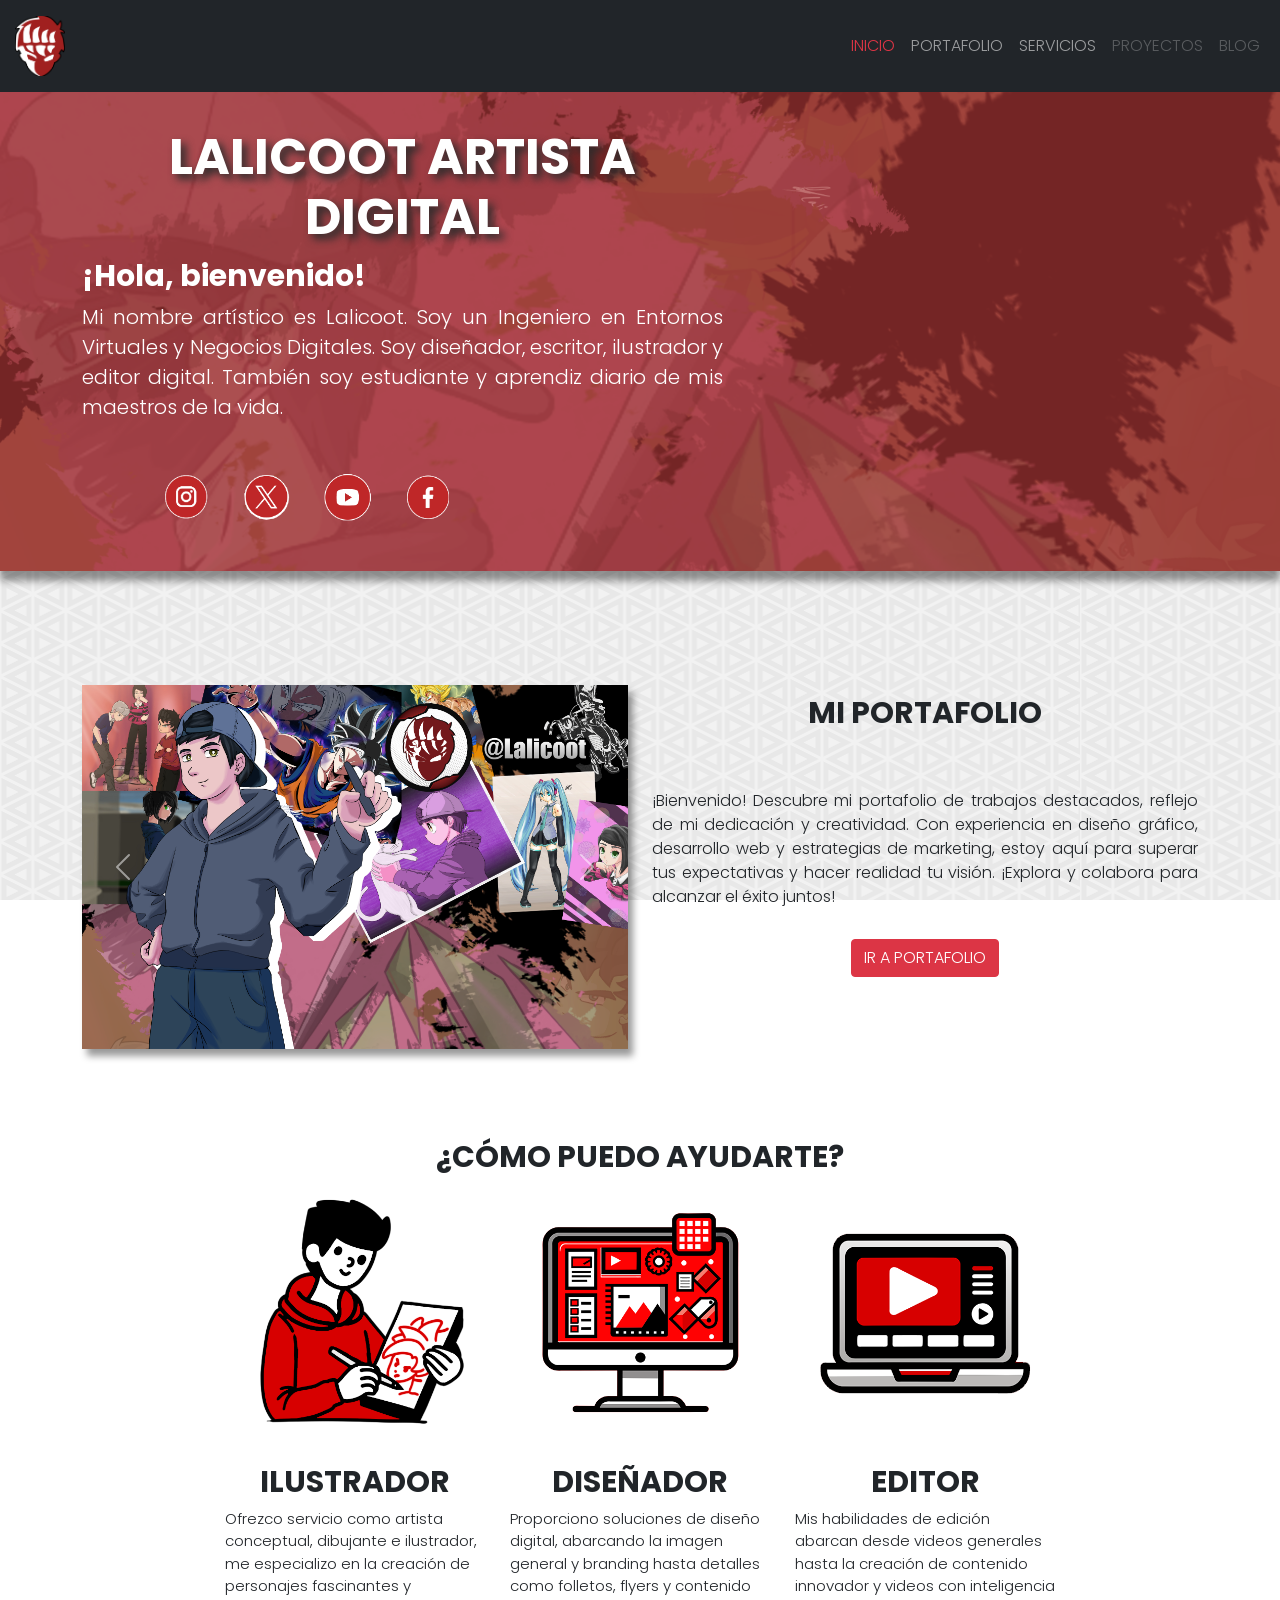
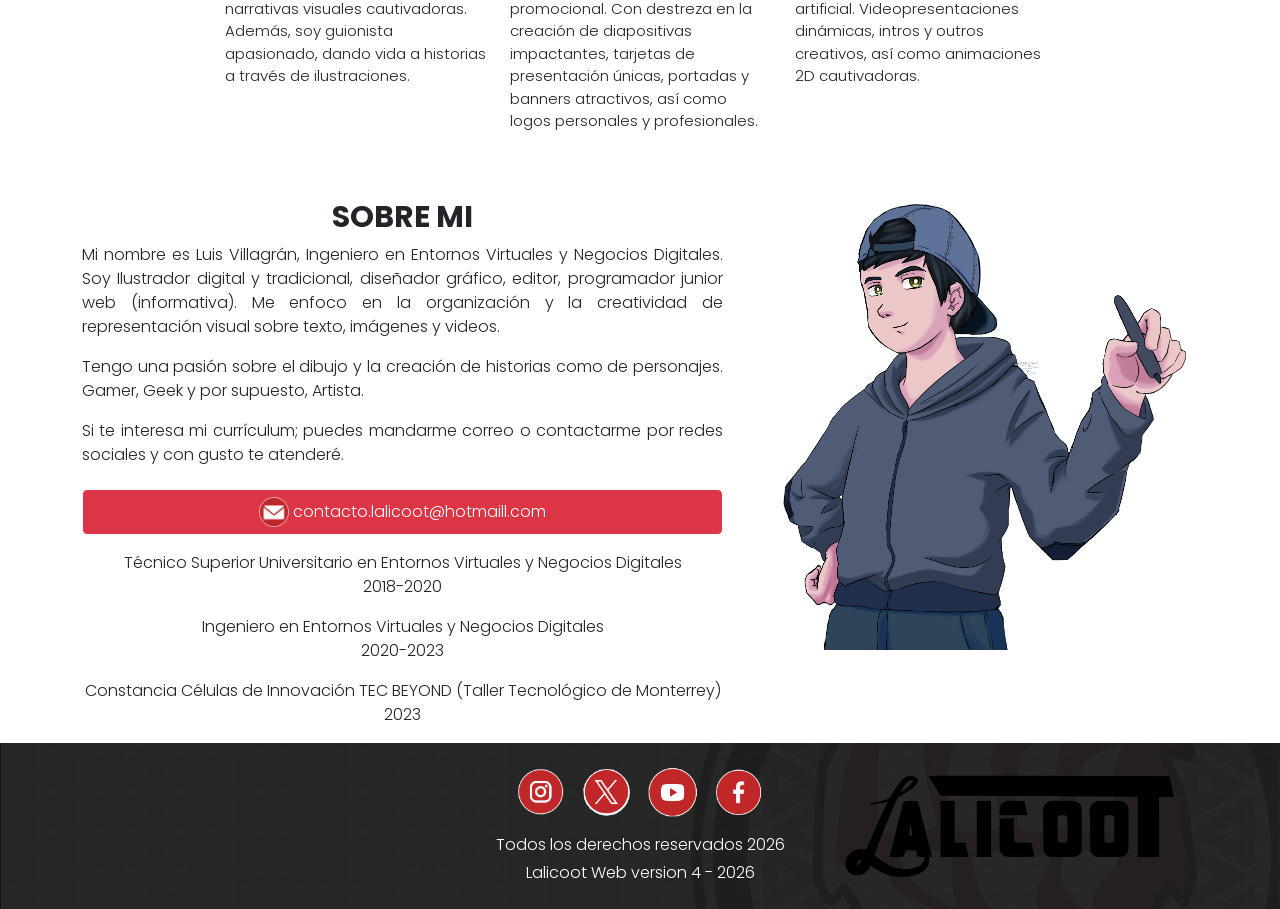
<file: index.html>
<!DOCTYPE html>
<html lang="es">
<head>
  <meta charset="UTF-8">
  <title>Lalicoot - Ilustrador Diseñador Editor Digital</title>
  <meta name="viewport" content="width=device-width, initial-scale=1.0">
  <meta name="title" content="Lalicoot">
  <meta name="description" content="Artista Digital Lalicoot">
  <meta name="googlebot" content="dibujo, ilustracion, comic, comisiones, editor, ilustrador, dibujante, editor, diseñador">
  <meta http-equiv="Content-Type" content="Content-Type; charset=text/html; charset=utf-8">

  <meta property="og:site_name" content="Artista Lalicoot">
  <meta property="og:url" content="https://Lalicoot.art">
  <meta property="og:title" content="Lalicoot - Artista Digital">
  <meta property="og:locale" content="es_MX">
  <!------------------LINK CSS---------------------------->
  <link href="../css/main.css" rel="stylesheet">
  <link href="../css/inicio.css" rel="stylesheet">
  <!-------------------JAVASCRIPT------------------------->
  <script src="../JavaScript/main.js"></script>
  <link rel="icon" href="../img/logos/logo.png" type="../image/icon-x">

</head>
  <header>   
      <div class="sticky" id="navbar"></div>
    </header>
  <!-------------Cuerpo completo de la página--------------->
  <body id ="root" class="body-color tipo-poppinslight"  >
    

      <!-------------------Contenido web-------------------->   
      <div>
        <div id="inicio"></div>
      </div>
      <!---------------------------------------------------->

      <!----------------Pie de pagina----------------------->
      <footer>
        <div id="footer"></div>
      </footer>
  </body>

  <script src="../config/bootstrap-5/js/bootstrap.bundle.min.js"></script>
</html>
</file>
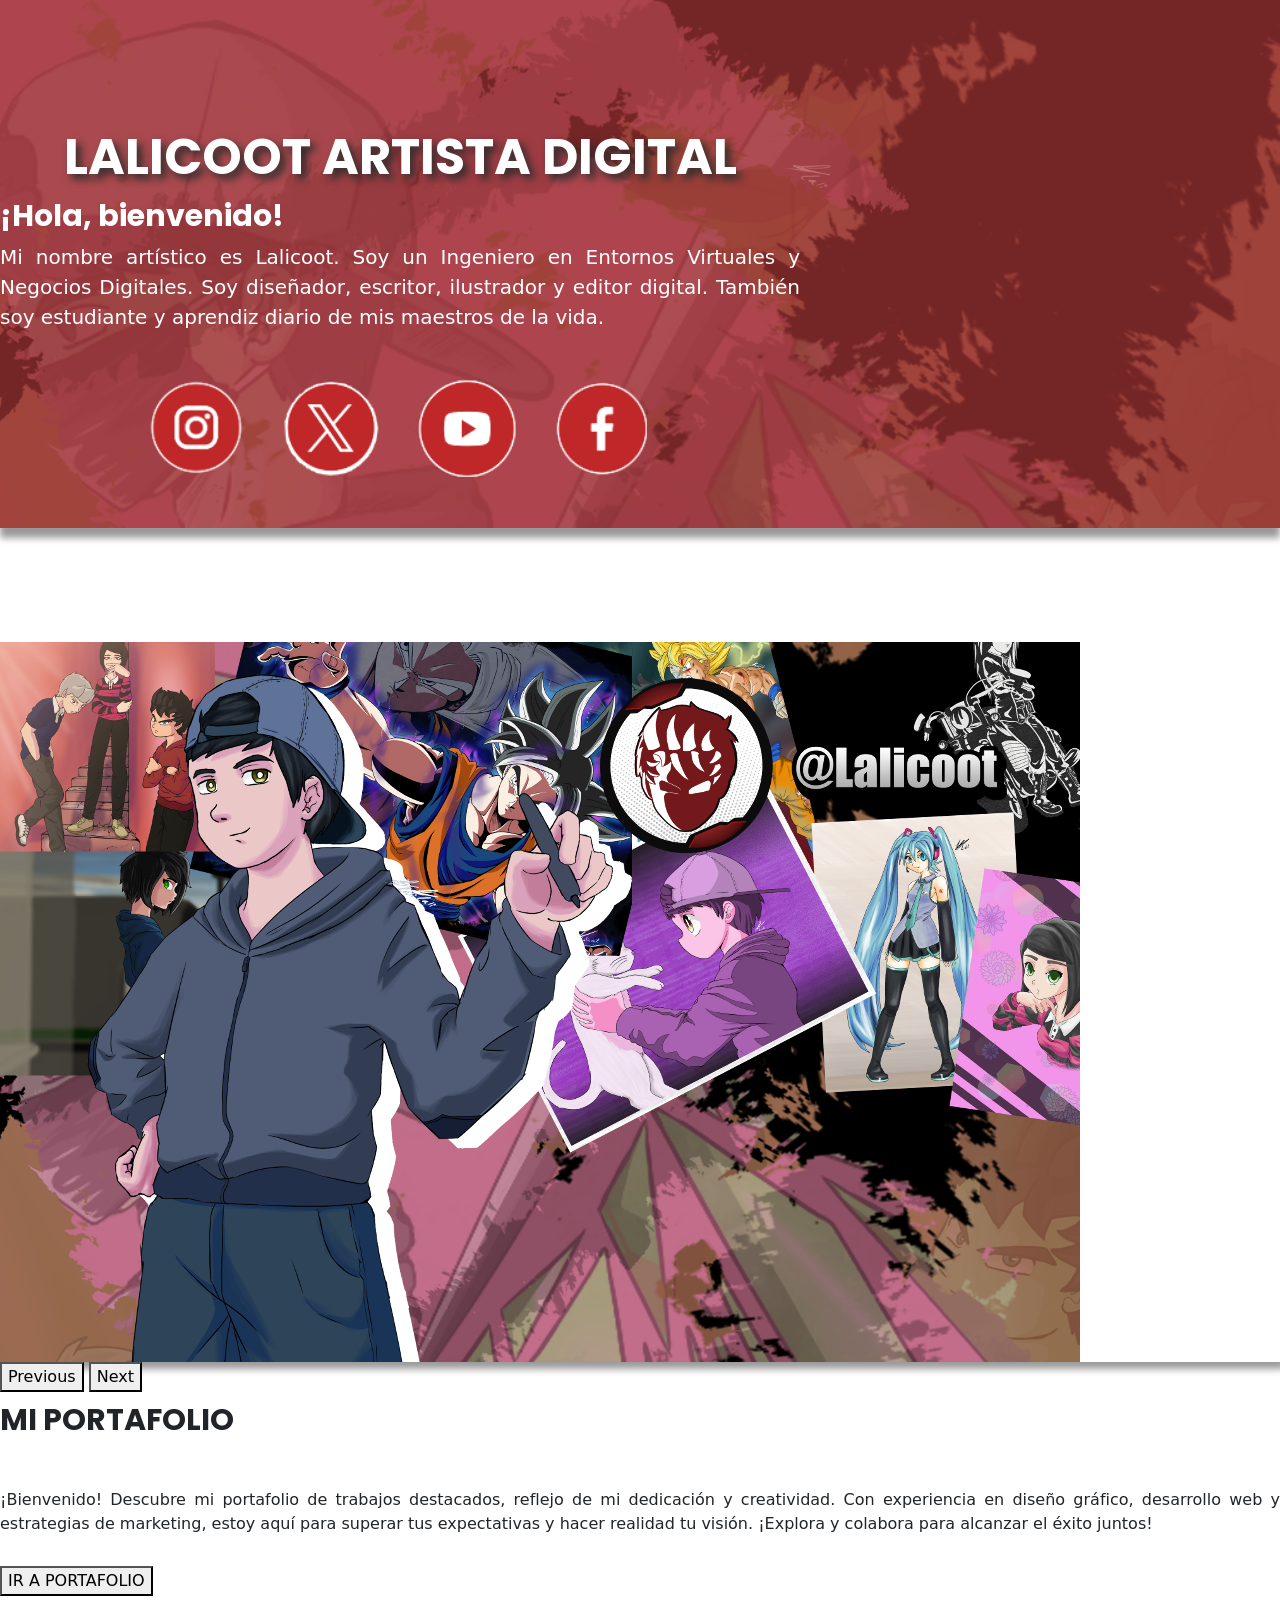
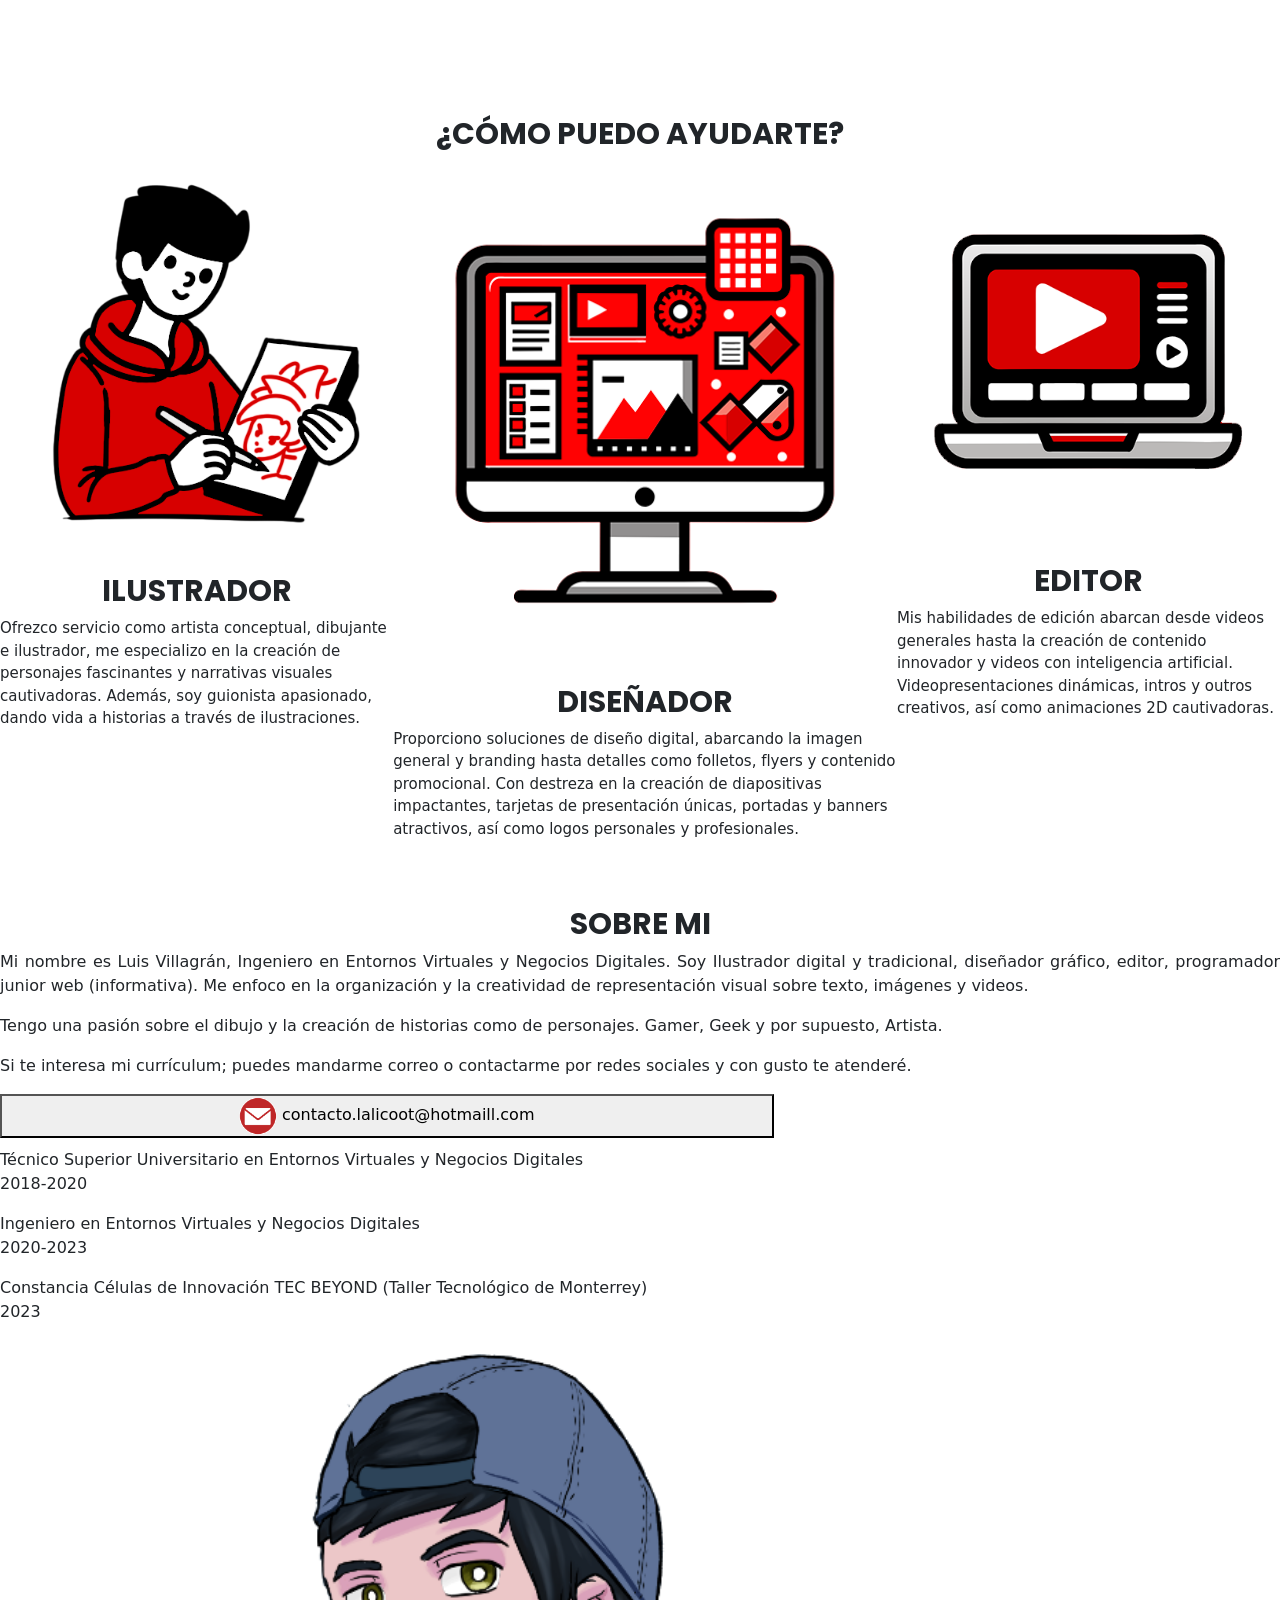
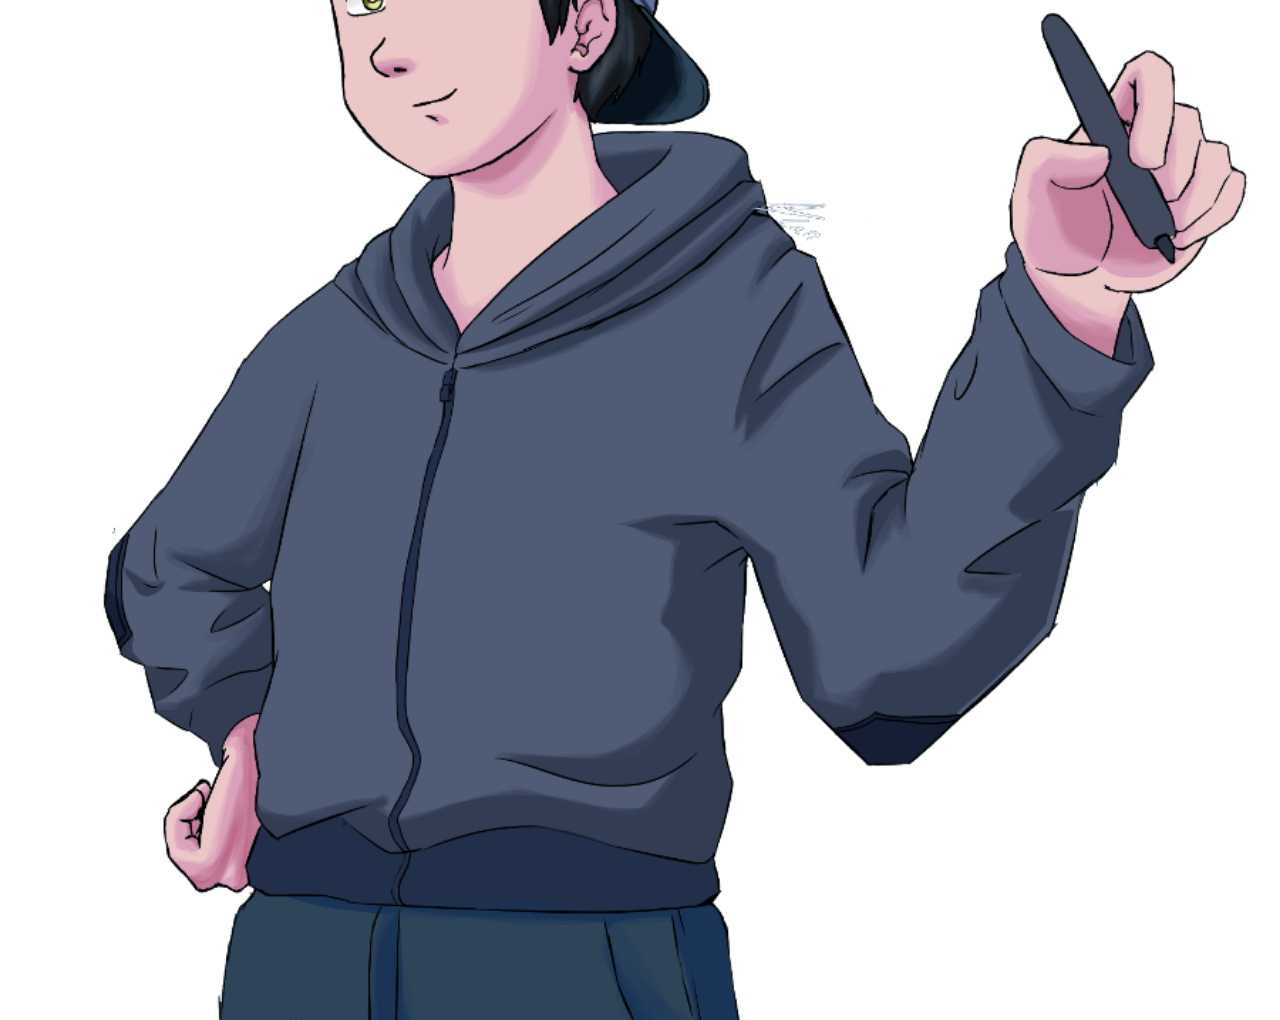
<file: pages/inicio.html>
<!DOCTYPE html>
<html lang="es">
<head>
    <meta charset="UTF-8">
    <meta name="viewport" content="width=device-width, initial-scale=1.0">
    <title>Lalicoot Inicio</title>
    <meta name="title" content="Bienvenido - Lalicoot Artista Digital">
    <meta name="description" content="Artista Lalicoot">

    <!-- CSS Links -->
    <link href="../css/main.css" rel="stylesheet">
    <link href="../css/inicio.css" rel="stylesheet">
    <link href="../config/bootstrap-5/css/bootstrap-reboot.min.css" rel="stylesheet">

    <!-- JavaScript Links -->
    <script src="../config/bootstrap-5/js/bootstrap.min.js" defer></script>
    <script src="../JavaScript/main.js" defer></script>
</head>

<body>
    <!-- Portada -->
    <div class="hero-cover">
        <div class="container">
            <div class="row">
                <div class="hero-info-cover col-md-7 col-sm-12">
                    <h1 class="text-center slide-in-left">LALICOOT ARTISTA DIGITAL</h1>
                    <h3 class="fade-in">¡Hola, bienvenido!</h3>
                    <p class="fade-in">
                        Mi nombre artístico es Lalicoot. Soy un Ingeniero en Entornos Virtuales y Negocios Digitales.
                        Soy diseñador, escritor, ilustrador y editor digital. También soy estudiante y aprendiz diario de mis maestros de la vida.
                    </p>
                </div>
            </div>

            <div class="row">
                <div class="col-md-5 col-ms-12 hero-socialmedias slide-in-left">
                    <a href="https://instagram.com/lalicoot" target="_blank"><img type="button" src="../img/iconos/Socialmedia/icon-instagram.png" alt="Instagram"></a>
                    <a href="https://twitter.com/Lalicoot" target="_blank"><img type="button" src="../img/iconos/Socialmedia/icon-x.png" alt="Twitter"></a>
                    <a href="https://www.youtube.com/@lalicoot" target="_blank"><img type="button" src="../img/iconos/Socialmedia/icon-youtube.png" alt="YouTube"></a>
                    <a href="https://www.facebook.com/Lalicoot/" target="_blank"><img type="button" src="../img/iconos/Socialmedia/icon-facebook.png" alt="Facebook"></a>
                </div>
            </div>
        </div>
    </div>
    <br>

    <!-- Portafolio -->
    <div class="hero-portafolio">
        <div class="container hero hero-border">
            <div class="row">
                <div class="col-md-6">
                    <div id="carouselPortafolioControls" class="carousel slide" data-bs-ride="carousel">
                        <div class="carousel-inner hero-portafolio-carrusel">
                            <!-- Carousel Items -->
                            <div class="carousel-item active">
                                <img src="../img/general/ImgHero-Portafolio/ImgHero-Portafolio1.png" class="d-block w-100" alt="...">
                            </div>
                            <!-- Add other carousel items here -->
                        </div>
                        <!-- Carousel Controls -->
                        <button class="carousel-control-prev" type="button" data-bs-target="#carouselPortafolioControls" data-bs-slide="prev">
                            <span class="carousel-control-prev-icon" aria-hidden="true"></span>
                            <span class="visually-hidden">Previous</span>
                        </button>
                        <button class="carousel-control-next" type="button" data-bs-target="#carouselPortafolioControls" data-bs-slide="next">
                            <span class="carousel-control-next-icon" aria-hidden="true"></span>
                            <span class="visually-hidden">Next</span>
                        </button>
                    </div>
                </div>

                <div class="col-md-6" style="margin-top: 10px; margin-bottom: 30px;">
                    <div class="row">
                        <h2 class="text-center">MI PORTAFOLIO</h2>
                        <p style="margin-top: 50px; margin-bottom: 30px;">
                            ¡Bienvenido! Descubre mi portafolio de trabajos destacados,
                            reflejo de mi dedicación y creatividad. Con experiencia en
                            diseño gráfico, desarrollo web y estrategias de marketing,
                            estoy aquí para superar tus expectativas y hacer realidad tu visión.
                            ¡Explora y colabora para alcanzar el éxito juntos!
                        </p>
                    </div>
                    <div class="row">
                        <a class="text-center"><button href="../pages/portafolio/portafolio.html" type="button" class="btn btn-danger">IR A PORTAFOLIO</button></a>
                    </div>
                </div>
            </div>
        </div>
    </div>

    <!-- Trabajo -->
    <div class="hero-work">
        <div class="container">
            <h2>¿CÓMO PUEDO AYUDARTE?</h2>
            <div class="row hero-work-cartas">
                <div class="col-md-3 col-sm-12 carta">
                    <img class="img-hero-work" src="../img/iconos/iconIlustrador.png" alt="Ilustrador">
                    <h2>ILUSTRADOR</h2>
                    <p>
                        Ofrezco servicio como artista conceptual, dibujante e ilustrador,
                        me especializo en la creación de personajes fascinantes y narrativas
                        visuales cautivadoras. Además, soy guionista apasionado, dando vida
                        a historias a través de ilustraciones.
                    </p>
                </div>

                <div class="col-md-3 col-sm-12 carta">
                    <img class="img-hero-work" src="../img/iconos/iconDiseñador.png" alt="Diseñador">
                    <h2>DISEÑADOR</h2>
                    <p>
                        Proporciono soluciones de diseño digital, abarcando la imagen general y
                        branding hasta detalles como folletos, flyers y contenido promocional. Con
                        destreza en la creación de diapositivas impactantes, tarjetas de
                        presentación únicas, portadas y banners atractivos, así como logos
                        personales y profesionales.
                    </p>
                </div>

                <div class="col-md-3 col-sm-12 carta">
                    <img class="img-hero-work" src="../img/iconos/iconEditor.png" alt="Editor">
                    <h2>EDITOR</h2>
                    <p>
                        Mis habilidades de edición abarcan desde videos generales hasta la creación
                        de contenido innovador y videos con inteligencia artificial. Videopresentaciones
                        dinámicas, intros y outros creativos, así como animaciones 2D cautivadoras.
                    </p>
                </div>
            </div>
        </div>
    </div>

    <!-- Sobre Mi -->
    <div class="hero-about">
        <div class="container">
            <div class="row">
                <div class="col-md-7 col-sm-12">
                    <h2>SOBRE MI</h2>
                    <p>
                        Mi nombre es Luis Villagrán, Ingeniero en Entornos Virtuales
                        y Negocios Digitales. Soy Ilustrador digital y tradicional, diseñador gráfico,
                        editor, programador junior web (informativa). Me enfoco en la organización
                        y la creatividad de representación visual sobre texto, imágenes y videos.
                    </p>
                    <p>
                        Tengo una pasión sobre el dibujo y la creación de historias como de personajes.
                        Gamer, Geek y por supuesto, Artista.
                    </p>
                    <p>
                        Si te interesa mi currículum; puedes mandarme correo o contactarme por
                        redes sociales y con gusto te atenderé.
                    </p>
                    <div class="row">
                        <a href="mailto:contacto.lalicoot@gmail.com" class="btn btn--contacto">
                            <button type="button" class="btn btn-danger">
                                <img style="width: 5%;" src="../img/iconos/Socialmedia/icon-correo.png" alt="Correo"> contacto.lalicoot@hotmaill.com
                            </button>
                        </a>
                    </div>

                    <div class="row">
                        <div class="hero-about-logros">
                            <p class="text-center">
                                Técnico Superior Universitario en Entornos Virtuales y Negocios Digitales<br>2018-2020
                            </p>
                            <p class="text-center">
                                Ingeniero en Entornos Virtuales y Negocios Digitales<br>2020-2023
                            </p>
                            <p class="text-center">
                                Constancia Células de Innovación TEC BEYOND (Taller Tecnológico de Monterrey)<br>2023
                            </p>
                        </div>
                    </div>
                </div>

                <div class="col-md-5 col-sm-12">
                    <img class="img-hero-about" src="../img/general/LaliHero-Sobremi.png" alt="Sobre mi">
                </div>
            </div>
        </div>
    </div>
</body>
</html>
</file>
<file: css/main.css>
/*-----STYLE BASIC PAGE-------*/

/* Fondo Color*/
.body-color{
  width: 100%;
  background-image: url(/img/general/background-white.png);
  background-attachment: fixed;
  background-size: fixed;
}


/*---------TIPOGRAFIAS----------*/
/* Tipografía Poppins */
@font-face {
  font-family: 'tipoPoppinslight';
  src: url('/config/tipografias/Poppins/Poppins-Light.ttf') format('woff');
}

@font-face {
  font-family: 'tipoPoppinsitalic';
  src: url('/config/tipografias/Poppins/Poppins-Italic.ttf') format('woff');
}

@font-face {
  font-family: 'tipoPoppinsbold';
  src: url('/config/tipografias/Poppins/Poppins-Bold.ttf') format('woff');
}

.tipo-poppinslight {
  font-family: 'tipoPoppinslight', sans-serif;
}
.tipo-poppinsitalic {
  font-family: 'tipoPoppinsitalic', sans-serif;
}
.tipo-poppins {
  font-family: 'tipoPoppinsbold', sans-serif;
}

/* Tipografía Teneorite */

@font-face {
  font-family: 'tipoTeneorite';
  src: url('config/tipografias/teneorite/teneorite.ttf') format('woff');
}

.tipo-teneorite {
  font-family: 'tipoTeneorite', sans-serif;
}



/*----------STYLE NAV----------*/

.sticky {
  position: fixed;
  top: 0;
  width: 100%;
  z-index: 90;
}

.style-navbar {
  z-index: 90;
}

.img-logovar {
  width: 50px;
  height: 60px;
  object-fit: cover;
  margin: 3px;
}

/* Realce del enlace activo y al pasar el cursor */
.style-navbar .nav-link {
  transition: color 0.2s ease;
  position: relative;
}
.style-navbar .nav-link:hover:not(.disabled),
.style-navbar .nav-link.active {
  color: var(--bs-danger) !important;
}

/*-------STYLE FOOTER--------*/
.img-footer{
  background-image: url('/img/general/BannerLalicoot.png');
  background-color: #292929;
  background-blend-mode: multiply;
  display: flex;
  background-size: cover;
  image-orientation: from-image;
  background-position: center;
  background-repeat: no-repeat;
  
}

.footer{
  padding: 20px;
  text-align: center;
}

.footer-social__icon {
  width: 50px;
  height: auto;
  transition: transform 0.2s ease, opacity 0.2s ease;
}

.footer-social__icon:hover,
.footer-social a:focus-visible .footer-social__icon {
  transform: translateY(-3px) scale(1.08);
  opacity: 0.85;
}

/*------DISEÑO CARTA--------*/
.carta-bootstrap{
  margin: 30px;
  overflow: hidden;
  cursor: default;
  transition: all 400ms ease;
  border-radius: 15px;
  background-color: #ffffff;
  box-shadow: 5px 5px 8px #d7d7d7;
  transform: translateY(-3px);
  justify-content: center;
  display: flex;
  position: relative;
  z-index: 1;
}

.carta-bootstrap:hover{
  box-shadow: 5px 5px 8px #888888;
  transform: translateY(-6px);
}


/*-----------------------ANIMACIONES CSS-----------------------*/


.slide-in-left {
  font-size: 3em;
  text-align: center;
  position: relative; /* Necesario para la animación de desplazamiento */
  left: -100%; /* Comienza fuera del área visible de la pantalla */
  animation: slideFromLeft 2s ease forwards; /* Nombre de la animación, duración y tipo de timing */
}

@keyframes slideFromLeft {
  to {
      left: 0; /* Se desplaza hacia la derecha hasta su posición original */
  }
}

.fade-in {
  font-size: 3em;
  opacity: 0; /* Inicia completamente transparente */
  animation: fadeInAnimation 2s ease forwards; /* Duración y tipo de timing */
}

@keyframes fadeInAnimation {
  to {
      opacity: 1; /* Se desvanece gradualmente a completamente visible */
  }
}


.slide-down {
  position: relative;
  top: -100%; /* Comienza fuera del área visible de la pantalla */
  animation: slideDownAnimation 1s ease forwards; /* Duración y tipo de timing */
}

@keyframes slideDownAnimation {
  to {
      top: 0; /* Se desplaza hacia abajo hasta su posición original */
  }
}
</file>
<file: css/inicio.css>
/*--------PAGE INICIO--------*/
.hero-work, .hero-portafolio, .hero-about {
  width: 100%;
  display: flex;
  flex-direction: row;
  margin-top: 40px;
  padding-top: 10px;
}

/*-----------PORTADABLOG----------*/
.hero-cover {
  position: relative;
  background: url(/img/general/BannerBasico.png) center/cover no-repeat;
  display: flex;
  flex-direction: row;
  box-shadow: 0 10px 7px rgba(0, 0, 0, 0.4);
  opacity: 100%;
}

.hero-cover::before {
  content: '';
  position: absolute;
  top: 0;
  left: 0;
  width: 100%;
  height: 100%;
  background-color: rgba(165, 53, 53, 0.7);
  z-index: 0;
}

.hero-border {
  padding: 40px 0;
}

.hero-info-cover {
  width: 100%;
  max-width: 800px;
  padding: 130px 0 20px;
  display: flex;
  flex-direction: column;
  justify-content: flex-end;
  position: relative;
  z-index: 1;
}

.hero-info-cover h1 {
  font-size: 50px;
  font-weight: 500;
  color: #ffffff;
  text-shadow: 5px 5px 8px #2c2c2c;
  transform: translateY(-3px);
  font-family: 'tipoPoppinsbold';
}

.hero-cover h3 {
  color: #ffffff;
  font-size: 30px;
  font-family: 'tipoPoppinsbold';
}

.hero-cover p {
  color: #ffffff;
  font-size: 20px;
  text-align: justify;
}

.hero-socialmedias {
  z-index: 3;
  margin-bottom: 40px;
}

.hero-socialmedias img {
  width: 15%;
  padding: 10px;
}

@media screen and (max-width: 460px) {
  .hero-info-cover p {
    font-size: 15px;
  }
}

/*-------------HERO PORTAFOLIO---------------*/
.hero-portafolio h2 {
  text-align: justify;
  font-size: 30px;
  font-family: 'tipoPoppinsbold';
}

.hero-portafolio-carrusel {
  width: 100%;
  box-shadow: 5px 7px 7px rgba(0, 0, 0, 0.4);
}

.hero-portafolio p {
  text-align: justify;
}

/*----------------HERO WORK---------------*/
.hero-work-cartas {
  display: flex;
  justify-content: center;
  position: relative;
  z-index: 1;
}

.hero-work h2 {
  text-align: center;
  font-size: 30px;
  font-family: 'tipoPoppinsbold';
}

.hero-work h1 {
  font-size: 20px;
  font-family: 'tipoPoppinsbold';
}

.hero-work p {
  font-size: 15px;
}

.img-hero-work {
  width: 100%;
  margin-bottom: 20px;
}

/*----------------HERO ABOUT---------------*/
.hero-about {
  padding-bottom: 0;
}

.hero-about h2 {
  text-align: center;
  font-size: 30px;
  font-family: 'tipoPoppinsbold';
}

.hero-about p {
  text-align: justify;
}

.img-hero-about {
  width: 100%;
}

.hero-about-logros {
  padding-top: 10px;
}
</file>
